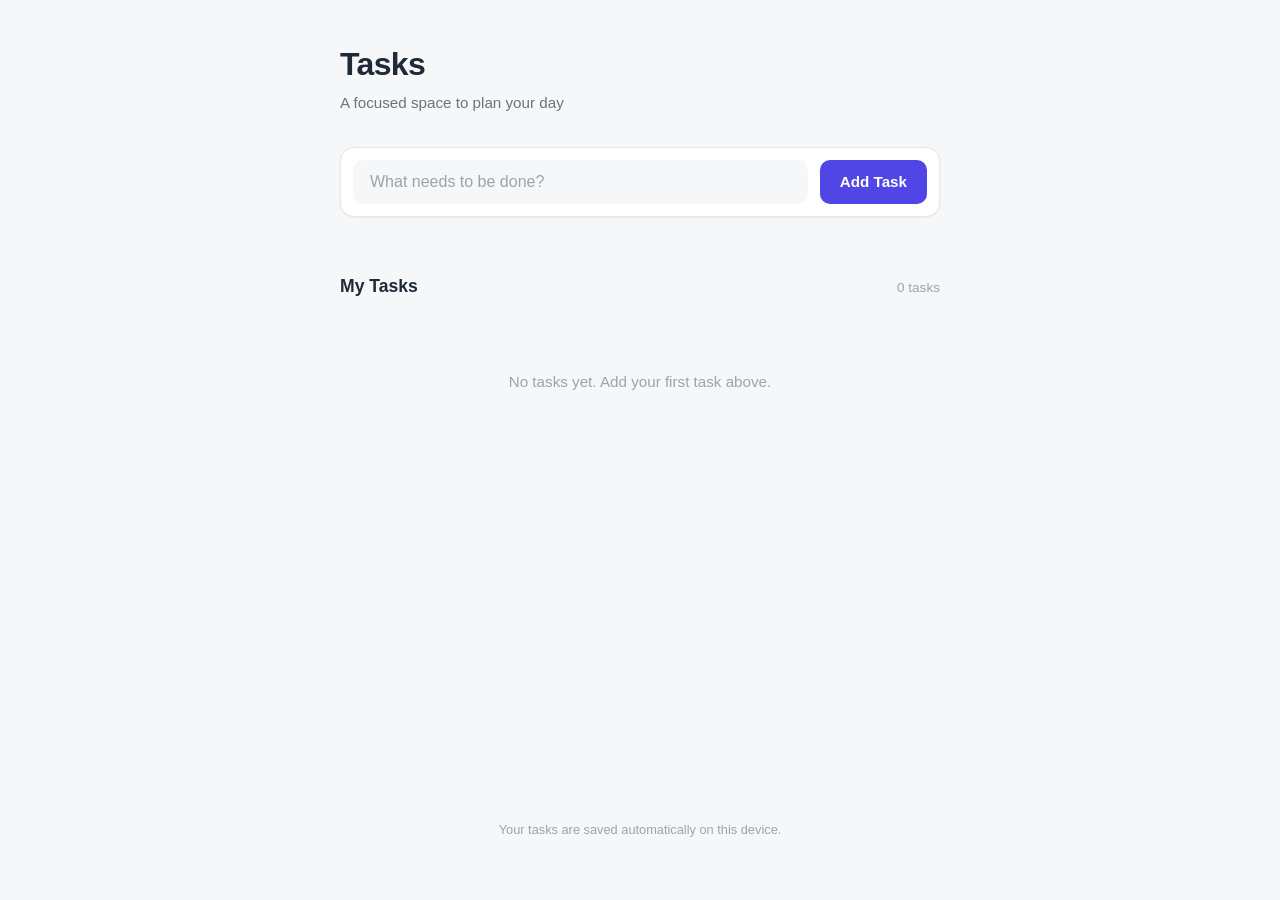
<file: appdev/index.html>
<!DOCTYPE html>
<html lang="en">
<head>
  <meta charset="UTF-8">
  <meta name="viewport" content="width=device-width, initial-scale=1.0">
  <title>Tasks | Simple Task Manager</title>
  <link rel="stylesheet" href="style.css">
</head>
<body>
  <div class="app">
    <header class="app-header">
      <h1 class="app-title">Tasks</h1>
      <p class="app-subtitle">A focused space to plan your day</p>
    </header>

    <main class="app-main">
      <section class="task-input-section" aria-label="Add a new task">
        <form id="task-form" class="task-form">
          <label for="task-input" class="visually-hidden">New task</label>
          <input
            type="text"
            id="task-input"
            class="task-input"
            placeholder="What needs to be done?"
            autocomplete="off"
            maxlength="200"
            aria-required="true"
          >
          <button type="submit" class="btn btn-primary" id="add-task-btn">
            Add Task
          </button>
        </form>
        <p id="input-error" class="input-error" role="alert" aria-live="polite"></p>
      </section>

      <section class="task-list-section" aria-label="Your tasks">
        <div class="task-list-header">
          <h2 class="task-list-title">My Tasks</h2>
          <span id="task-count" class="task-count">0 tasks</span>
        </div>

        <ul id="task-list" class="task-list" aria-live="polite">
          <!-- Tasks are rendered here by script.js -->
        </ul>

        <div id="empty-state" class="empty-state">
          <p>No tasks yet. Add your first task above.</p>
        </div>
      </section>
    </main>

    <footer class="app-footer">
      <p>Your tasks are saved automatically on this device.</p>
    </footer>
  </div>

  <script src="script.js"></script>
</body>
</html>
</file>
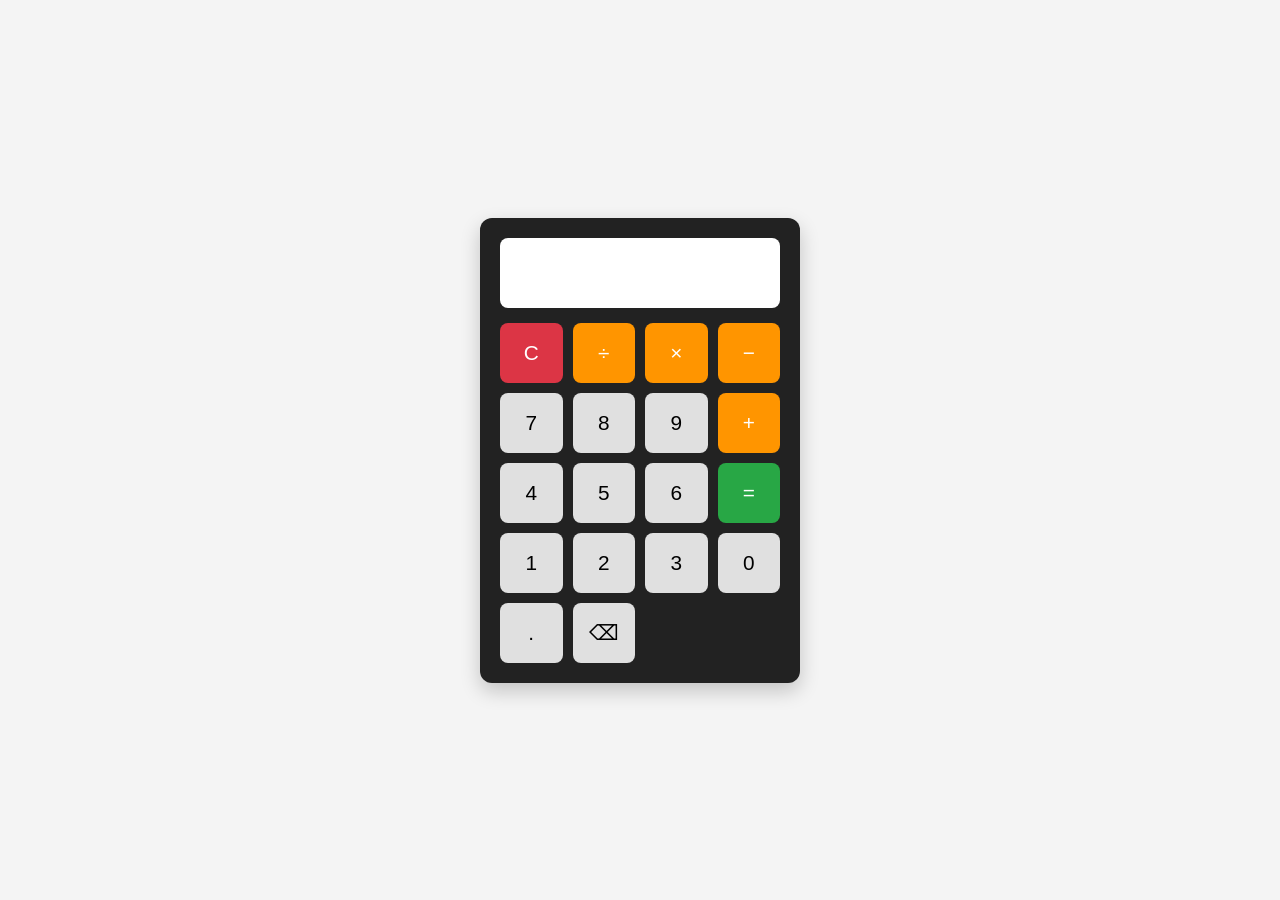
<file: calculator/index.html>
<!DOCTYPE html>
<html lang="en">
<head>
    <meta charset="UTF-8">
    <meta name="viewport" content="width=device-width, initial-scale=1.0">
    <title>Simple Calculator</title>
    <link rel="stylesheet" href="style.css">
</head>
<body>

    <div class="calculator">
        <input type="text" id="display" class="display" readonly>

        <div class="buttons">
            <button class="clear">C</button>
            <button class="operator">÷</button>
            <button class="operator">×</button>
            <button class="operator">−</button>

            <button class="number">7</button>
            <button class="number">8</button>
            <button class="number">9</button>
            <button class="operator">+</button>

            <button class="number">4</button>
            <button class="number">5</button>
            <button class="number">6</button>
            <button class="equal">=</button>

            <button class="number">1</button>
            <button class="number">2</button>
            <button class="number">3</button>

            <button class="number">0</button>
            <button class="number">.</button>
            <button class="backspace">⌫</button>
        </div>
    </div>

    <script src="script.js"></script>
</body>
</html>
</file>
<file: appdev/style.css>
/* ============================================
   CSS Variables — Design Tokens
   ============================================ */
:root {
  /* Color palette */
  --color-bg: #f6f7f9;
  --color-surface: #ffffff;
  --color-border: #e5e7eb;
  --color-text-primary: #1f2937;
  --color-text-secondary: #6b7280;
  --color-text-muted: #9ca3af;
  --color-accent: #4f46e5;
  --color-accent-hover: #4338ca;
  --color-success: #10b981;
  --color-success-bg: #ecfdf5;
  --color-danger: #ef4444;
  --color-danger-hover: #dc2626;
  --color-danger-bg: #fef2f2;

  /* Spacing system (4px base unit) */
  --space-1: 4px;
  --space-2: 8px;
  --space-3: 12px;
  --space-4: 16px;
  --space-5: 20px;
  --space-6: 24px;
  --space-8: 32px;
  --space-10: 40px;
  --space-12: 48px;

  /* Radii & shadows */
  --radius-md: 10px;
  --radius-lg: 14px;
  --shadow-sm: 0 1px 2px rgba(16, 24, 40, 0.06);
  --shadow-md: 0 4px 12px rgba(16, 24, 40, 0.08);

  /* Typography */
  --font-base: -apple-system, BlinkMacSystemFont, "Segoe UI", Roboto, Helvetica, Arial, sans-serif;
}

/* ============================================
   Reset & Base
   ============================================ */
* {
  box-sizing: border-box;
}

html, body {
  margin: 0;
  padding: 0;
}

body {
  font-family: var(--font-base);
  background-color: var(--color-bg);
  color: var(--color-text-primary);
  line-height: 1.5;
  -webkit-font-smoothing: antialiased;
}

.visually-hidden {
  position: absolute;
  width: 1px;
  height: 1px;
  overflow: hidden;
  clip: rect(0, 0, 0, 0);
  white-space: nowrap;
}

button {
  font-family: inherit;
  cursor: pointer;
}

/* Visible keyboard focus for accessibility */
a:focus-visible,
button:focus-visible,
input:focus-visible {
  outline: 2px solid var(--color-accent);
  outline-offset: 2px;
}

/* ============================================
   Layout
   ============================================ */
.app {
  max-width: 640px;
  margin: 0 auto;
  padding: var(--space-10) var(--space-5) var(--space-12);
  min-height: 100vh;
  display: flex;
  flex-direction: column;
}

.app-main {
  flex: 1;
}

/* ============================================
   Header
   ============================================ */
.app-header {
  margin-bottom: var(--space-8);
  text-align: left;
}

.app-title {
  font-size: 2rem;
  font-weight: 700;
  letter-spacing: -0.02em;
  margin: 0 0 var(--space-1);
  color: var(--color-text-primary);
}

.app-subtitle {
  font-size: 0.95rem;
  color: var(--color-text-secondary);
  margin: 0;
}

/* ============================================
   Task Input Section
   ============================================ */
.task-input-section {
  margin-bottom: var(--space-8);
}

.task-form {
  display: flex;
  gap: var(--space-3);
  background-color: var(--color-surface);
  padding: var(--space-3);
  border-radius: var(--radius-lg);
  box-shadow: var(--shadow-sm);
  border: 1px solid var(--color-border);
}

.task-input {
  flex: 1;
  min-width: 0;
  padding: var(--space-3) var(--space-4);
  font-size: 1rem;
  font-family: inherit;
  border: 1px solid transparent;
  border-radius: var(--radius-md);
  background-color: var(--color-bg);
  color: var(--color-text-primary);
  transition: border-color 0.15s ease, background-color 0.15s ease;
}

.task-input::placeholder {
  color: var(--color-text-muted);
}

.task-input:focus {
  outline: none;
  border-color: var(--color-accent);
  background-color: var(--color-surface);
}

.input-error {
  margin: var(--space-2) 0 0 var(--space-2);
  font-size: 0.85rem;
  color: var(--color-danger);
  min-height: 1.2em;
}

/* ============================================
   Buttons
   ============================================ */
.btn {
  border: none;
  border-radius: var(--radius-md);
  padding: var(--space-3) var(--space-5);
  font-size: 0.95rem;
  font-weight: 600;
  white-space: nowrap;
  transition: background-color 0.15s ease, transform 0.05s ease;
}

.btn:active {
  transform: scale(0.97);
}

.btn-primary {
  background-color: var(--color-accent);
  color: #ffffff;
}

.btn-primary:hover {
  background-color: var(--color-accent-hover);
}

.btn-icon {
  padding: var(--space-2) var(--space-3);
  font-size: 0.85rem;
  font-weight: 500;
  border-radius: var(--radius-md);
  background-color: transparent;
  color: var(--color-text-secondary);
  border: 1px solid var(--color-border);
}

.btn-complete:hover {
  background-color: var(--color-success-bg);
  color: var(--color-success);
  border-color: var(--color-success);
}

.btn-complete.is-active {
  background-color: var(--color-success-bg);
  color: var(--color-success);
  border-color: var(--color-success);
}

.btn-delete:hover {
  background-color: var(--color-danger-bg);
  color: var(--color-danger);
  border-color: var(--color-danger);
}

/* ============================================
   Task List Section
   ============================================ */
.task-list-header {
  display: flex;
  align-items: baseline;
  justify-content: space-between;
  margin-bottom: var(--space-4);
}

.task-list-title {
  font-size: 1.1rem;
  font-weight: 600;
  margin: 0;
  color: var(--color-text-primary);
}

.task-count {
  font-size: 0.85rem;
  color: var(--color-text-muted);
}

.task-list {
  list-style: none;
  margin: 0;
  padding: 0;
  display: flex;
  flex-direction: column;
  gap: var(--space-3);
}

/* ============================================
   Task Card
   ============================================ */
.task-item {
  display: flex;
  align-items: center;
  gap: var(--space-3);
  background-color: var(--color-surface);
  border: 1px solid var(--color-border);
  border-radius: var(--radius-lg);
  padding: var(--space-4);
  box-shadow: var(--shadow-sm);
  transition: box-shadow 0.15s ease, opacity 0.15s ease;
}

.task-item:hover {
  box-shadow: var(--shadow-md);
}

.task-text {
  flex: 1;
  min-width: 0;
  word-break: break-word;
  font-size: 0.97rem;
  color: var(--color-text-primary);
}

.task-actions {
  display: flex;
  gap: var(--space-2);
  flex-shrink: 0;
}

/* Completed task state */
.task-item.completed {
  opacity: 0.6;
}

.task-item.completed .task-text {
  text-decoration: line-through;
  color: var(--color-text-secondary);
}

/* ============================================
   Empty State
   ============================================ */
.empty-state {
  display: none;
  text-align: center;
  padding: var(--space-10) var(--space-4);
  color: var(--color-text-muted);
  font-size: 0.95rem;
}

.empty-state.visible {
  display: block;
}

/* ============================================
   Footer
   ============================================ */
.app-footer {
  margin-top: var(--space-10);
  text-align: center;
  font-size: 0.8rem;
  color: var(--color-text-muted);
}

/* ============================================
   Responsive — Tablet
   ============================================ */
@media (max-width: 600px) {
  .app {
    padding: var(--space-8) var(--space-4) var(--space-10);
  }

  .app-title {
    font-size: 1.7rem;
  }
}

/* ============================================
   Responsive — Mobile
   ============================================ */
@media (max-width: 420px) {
  .task-form {
    flex-direction: column;
  }

  .btn-primary {
    width: 100%;
  }

  .task-item {
    flex-wrap: wrap;
  }

  .task-actions {
    width: 100%;
    justify-content: flex-end;
  }
}
</file>
<file: calculator/style.css>
* {
    margin: 0;
    padding: 0;
    box-sizing: border-box;
    font-family: Arial, sans-serif;
}

body {
    display: flex;
    justify-content: center;
    align-items: center;
    min-height: 100vh;
    background: #f4f4f4;
}

.calculator {
    background: #222;
    padding: 20px;
    border-radius: 12px;
    width: 320px;
    box-shadow: 0 8px 20px rgba(0, 0, 0, 0.2);
}

.display {
    width: 100%;
    height: 70px;
    margin-bottom: 15px;
    padding: 10px;
    border: none;
    border-radius: 8px;
    font-size: 2rem;
    text-align: right;
    background: white;
}

.buttons {
    display: grid;
    grid-template-columns: repeat(4, 1fr);
    gap: 10px;
}

button {
    height: 60px;
    border: none;
    border-radius: 8px;
    font-size: 1.3rem;
    cursor: pointer;
    transition: 0.2s;
}

button:hover {
    opacity: 0.85;
}

.number,
.backspace {
    background: #e0e0e0;
}

.operator {
    background: #ff9500;
    color: white;
}

.equal {
    background: #28a745;
    color: white;
}

.clear {
    background: #dc3545;
    color: white;
}
</file>
